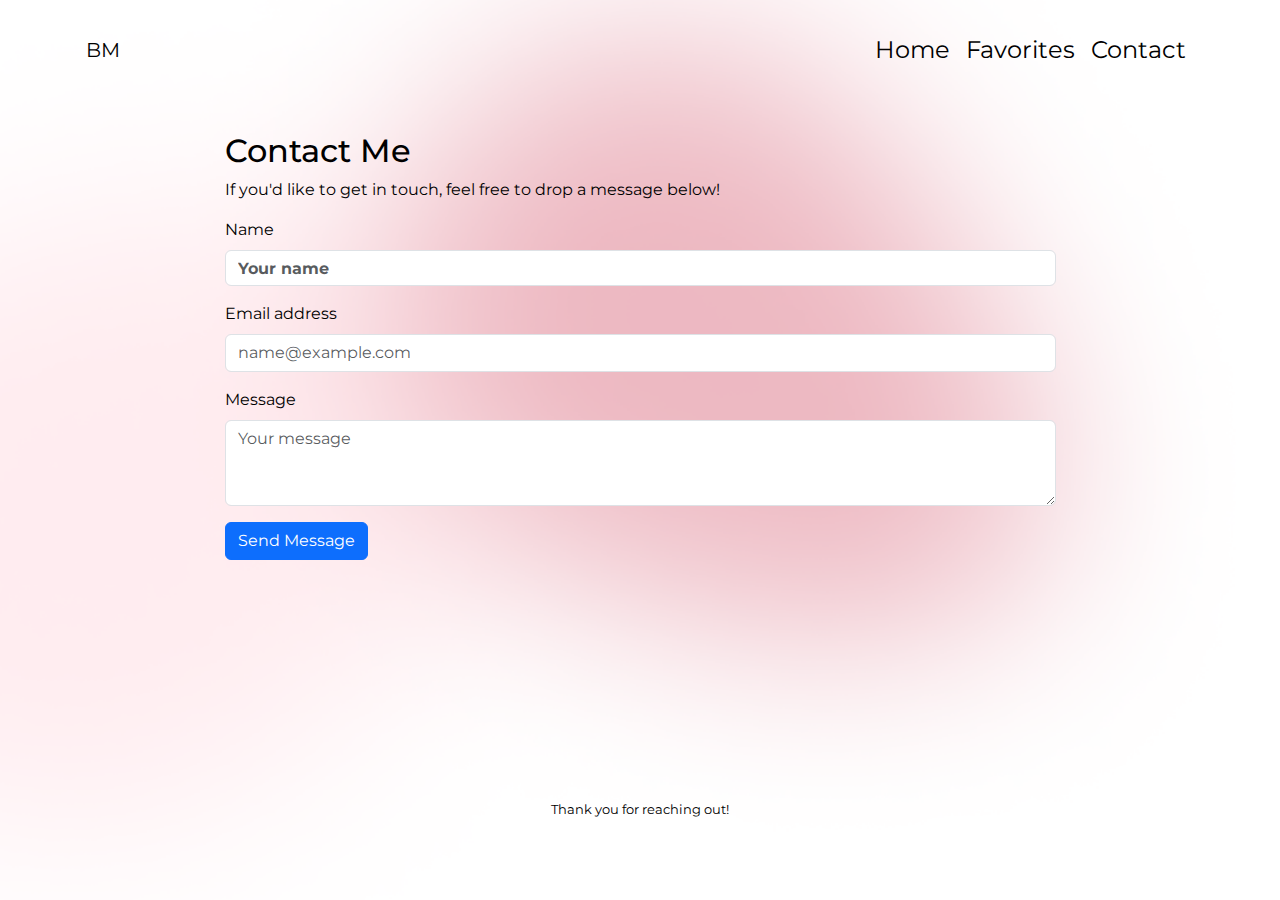
<file: contact.html>
<!DOCTYPE html>
<html lang="en">
<head>
    <meta charset="UTF-8">
    <meta name="viewport" content="width=device-width, initial-scale=1.0">
    <meta name="description" content="Contact Bhavya - Get in touch">
    <meta name="author" content="Bhavya Mamnani">
    <title>Contact Bhavya</title>
    <!-- Bootstrap CSS -->
    <link href="https://cdn.jsdelivr.net/npm/bootstrap@5.3.1/dist/css/bootstrap.min.css" rel="stylesheet">
    <!-- Bootstrap Icons -->
    <link rel="stylesheet" href="https://cdn.jsdelivr.net/npm/bootstrap-icons@1.10.5/font/bootstrap-icons.css">
    <!-- Google Fonts -->
    <link href="https://fonts.googleapis.com/css2?family=Montserrat:wght@400;500;700&display=swap" rel="stylesheet">
    <!-- Custom CSS -->
    <link href="style.css" rel="stylesheet">
</head>
<body>
    <div class="content container d-flex w-100 h-100 p-3 mx-auto flex-column">
        <header class="mb-auto">
            <!-- Navigation Menu -->
            <nav class="navbar navbar-expand-lg navbar-light">
                <a class="navbar-brand" href="#">BM</a>
                <button class="navbar-toggler" type="button" data-bs-toggle="collapse" data-bs-target="#navbarNav" aria-controls="navbarNav" aria-expanded="false" aria-label="Toggle navigation">
                    <span class="navbar-toggler-icon"></span>
                </button>
                <div class="collapse navbar-collapse" id="navbarNav">
                    <ul class="navbar-nav ms-auto">
                        <li class="nav-item">
                            <a class="nav-link" href="index.html">Home</a>
                        </li>
                        <li class="nav-item">
                            <a class="nav-link" href="projects.html">Favorites</a>
                        </li>
                        <li class="nav-item">
                            <a class="nav-link active" href="contact.html">Contact</a>
                        </li>
                    </ul>
                </div>
            </nav>
        </header>

        <main class="align-self-center py-5 w-75 h-75">
            <h2>Contact Me</h2>
            <p>If you'd like to get in touch, feel free to drop a message below!</p>
            
            <!-- Contact Form using mailto -->
            <form action="mailto:bhavya_mamnani@berkeley.edu" method="POST" enctype="text/plain">
                <div class="mb-3">
                    <label for="name" class="form-label">Name</label>
                    <input type="text" class="form-control" id="name" name="name" placeholder="Your name" required>
                </div>
                <div class="mb-3">
                    <label for="email" class="form-label">Email address</label>
                    <input type="email" class="form-control" id="email" name="email" placeholder="name@example.com" required>
                </div>
                <div class="mb-3">
                    <label for="message" class="form-label">Message</label>
                    <textarea class="form-control" id="message" name="message" rows="3" placeholder="Your message" required></textarea>
                </div>
                <button type="submit" class="btn btn-primary">Send Message</button>
            </form>

            <div class="break"></div>
        </main>

        <footer class="mt-auto">Thank you for reaching out!</footer>
    </div>

    <!-- Bootstrap JS -->
    <script src="https://cdn.jsdelivr.net/npm/bootstrap@5.3.1/dist/js/bootstrap.bundle.min.js"></script>
</body>
</html>
</file>
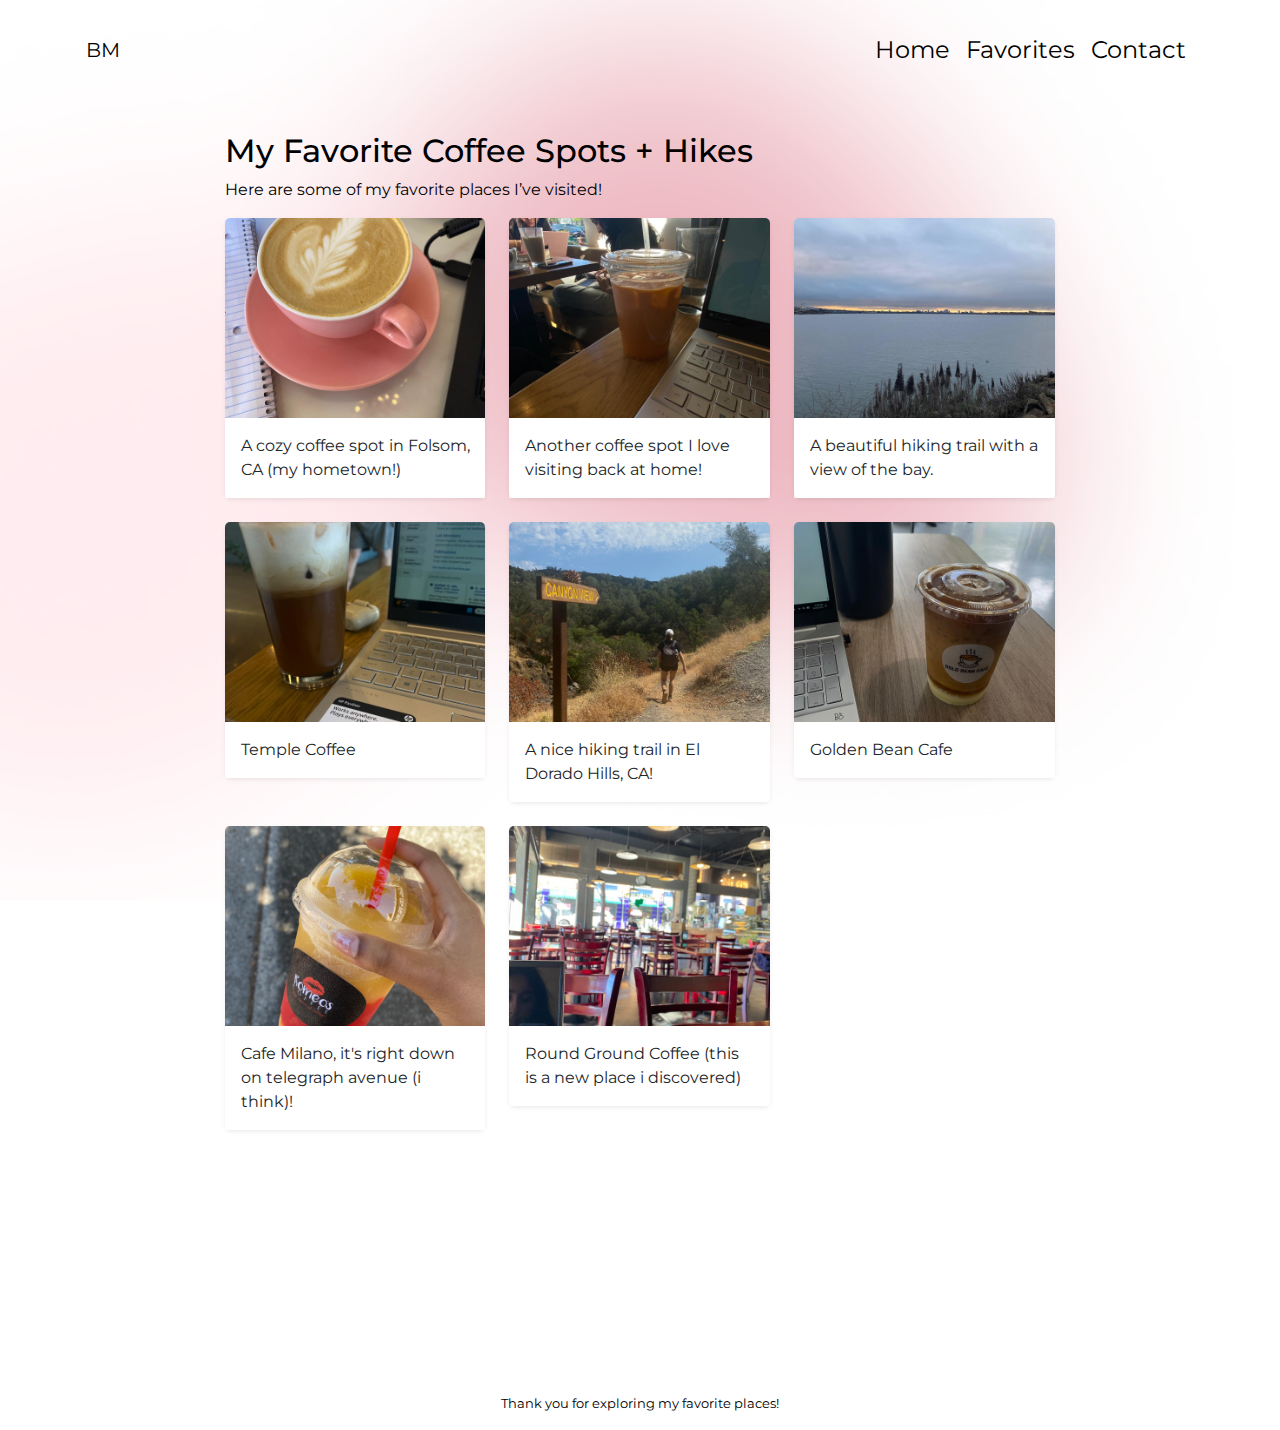
<file: projects.html>
<!DOCTYPE html>
<html lang="en">
<head>
    <meta charset="UTF-8">
    <meta name="viewport" content="width=device-width, initial-scale=1.0">
    <meta name="description" content="Bhavya's favorite places - Coffee spots, hikes, and travels">
    <meta name="author" content="Bhavya Mamnani">
    <title>My Favorites!</title>
    <!-- Bootstrap CSS -->
    <link href="https://cdn.jsdelivr.net/npm/bootstrap@5.3.1/dist/css/bootstrap.min.css" rel="stylesheet">
    <!-- Bootstrap Icons -->
    <link rel="stylesheet" href="https://cdn.jsdelivr.net/npm/bootstrap-icons@1.10.5/font/bootstrap-icons.css">
    <!-- Google Fonts -->
    <link href="https://fonts.googleapis.com/css2?family=Montserrat:wght@400;500;700&display=swap" rel="stylesheet">
    <!-- Custom CSS -->
    <link href="style.css" rel="stylesheet">
</head>
<body>
    <div class="content container d-flex w-100 h-100 p-3 mx-auto flex-column">
        <header class="mb-auto">
            <!-- Navigation Menu -->
            <nav class="navbar navbar-expand-lg navbar-light">
                <a class="navbar-brand" href="#">BM</a>
                <button class="navbar-toggler" type="button" data-bs-toggle="collapse" data-bs-target="#navbarNav" aria-controls="navbarNav" aria-expanded="false" aria-label="Toggle navigation">
                    <span class="navbar-toggler-icon"></span>
                </button>
                <div class="collapse navbar-collapse" id="navbarNav">
                    <ul class="navbar-nav ms-auto">
                        <li class="nav-item">
                            <a class="nav-link" href="index.html">Home</a>
                        </li>
                        <li class="nav-item">
                            <a class="nav-link active" href="projects.html">Favorites</a>
                        </li>
                        <li class="nav-item">
                            <a class="nav-link" href="contact.html">Contact</a>
                        </li>
                    </ul>
                </div>
            </nav>
        </header>

        <main class="align-self-center py-5 w-75 h-75">
            <h2>My Favorite Coffee Spots + Hikes</h2>
            <p>Here are some of my favorite places I’ve visited!</p>
            
            <!-- Image Gallery -->
            <div class="row">
                <div class="col-md-4">
                    <div class="card mb-4 shadow-sm">
                        <img src="images/coffee1.jfif" class="card-img-top" alt="Favorite Coffee Spot 1">
                        <div class="card-body">
                            <p class="card-text">A cozy coffee spot in Folsom, CA (my hometown!)</p>
                        </div>
                    </div>
                </div>
                <div class="col-md-4">
                    <div class="card mb-4 shadow-sm">
                        <img src="images/coffee2.jfif" class="card-img-top" alt="Favorite Coffee Spot 2">
                        <div class="card-body">
                            <p class="card-text">Another coffee spot I love visiting back at home!</p>
                        </div>
                    </div>
                </div>
                <div class="col-md-4">
                    <div class="card mb-4 shadow-sm">
                        <img src="images/coffee8.jfif" class="card-img-top" alt="Hiking Location 1">
                        <div class="card-body">
                            <p class="card-text">A beautiful hiking trail with a view of the bay.</p>
                        </div>
                    </div>
                </div>
                <div class="col-md-4">
                    <div class="card mb-4 shadow-sm">
                        <img src="images/coffee3.jfif" class="card-img-top" alt="Travel Location 1">
                        <div class="card-body">
                            <p class="card-text">Temple Coffee</p>
                        </div>
                    </div>
                </div>
                <div class="col-md-4">
                    <div class="card mb-4 shadow-sm">
                        <img src="images/coffee4.jfif" class="card-img-top" alt="Travel Location 2">
                        <div class="card-body">
                            <p class="card-text">A nice hiking trail in El Dorado Hills, CA!</p>
                        </div>
                    </div>
                </div>
                <div class="col-md-4">
                    <div class="card mb-4 shadow-sm">
                        <img src="images/coffee5.jfif" class="card-img-top" alt="Travel Location 2">
                        <div class="card-body">
                            <p class="card-text">Golden Bean Cafe</p>
                        </div>
                    </div>
                </div>
                <div class="col-md-4">
                    <div class="card mb-4 shadow-sm">
                        <img src="images/coffee6.jfif" class="card-img-top" alt="Travel Location 2">
                        <div class="card-body">
                            <p class="card-text">Cafe Milano, it's right down on telegraph avenue (i think)!</p>
                        </div>
                    </div>
                </div>
                <div class="col-md-4">
                    <div class="card mb-4 shadow-sm">
                        <img src="images/coffee7.jfif" class="card-img-top" alt="Travel Location 2">
                        <div class="card-body">
                            <p class="card-text">Round Ground Coffee (this is a new place i discovered)</p>
                        </div>
                    </div>
                </div>
            </div>

            <div class="break"></div>
        </main>

        <footer class="mt-auto">Thank you for exploring my favorite places!</footer>
    </div>

    <!-- Bootstrap JS -->
    <script src="https://cdn.jsdelivr.net/npm/bootstrap@5.3.1/dist/js/bootstrap.bundle.min.js"></script>
</body>
</html>
</file>
<file: style.css>
body {
    font-family: "Montserrat", sans-serif;
    background-image: url("background.png");
    background-size: cover;
    background-repeat: no-repeat;
    background-position: center;
    background-attachment: fixed;
    color: #000000;
}

.nav-link {
    color: #000000;
    font-size: 1.5em;
}

.nav-link:hover {
    cursor: pointer;
    color: #000000;
}

#avatar-section {
    padding-top: 4em;
    align-items: center;
}

#name {
    font-weight: 700;
    padding-bottom: 0.25em;
}

.img-container {
    height: 300px;
    width: 300px;
    align-items: center;
}

.avatar {
    max-width: 100%;
    height: auto;
    border-radius: 100px;
}

.intro {
    color: #000000;
}

.break {
    padding-top: 12em;
}

footer {
    color: #000000;
    font-weight: 400;
    text-align: center;
    font-size: small;
}
/* Styles for the Image Gallery */
.card {
    border: none; /* Removes the default border from Bootstrap cards */
}

.card-img-top {
    height: 200px; /* Set a fixed height for images to ensure uniformity */
    object-fit: cover; /* Ensures the image covers the card area without distortion */
}

.card-body {
    background-color: rgba(255, 255, 255, 0.8); /* Slightly transparent white background for card text */
}

/* Responsive adjustments */
@media (max-width: 992.98px) {
    .card-img-top {
        height: 150px; /* Smaller height for mobile devices */
    }
}
</file>
